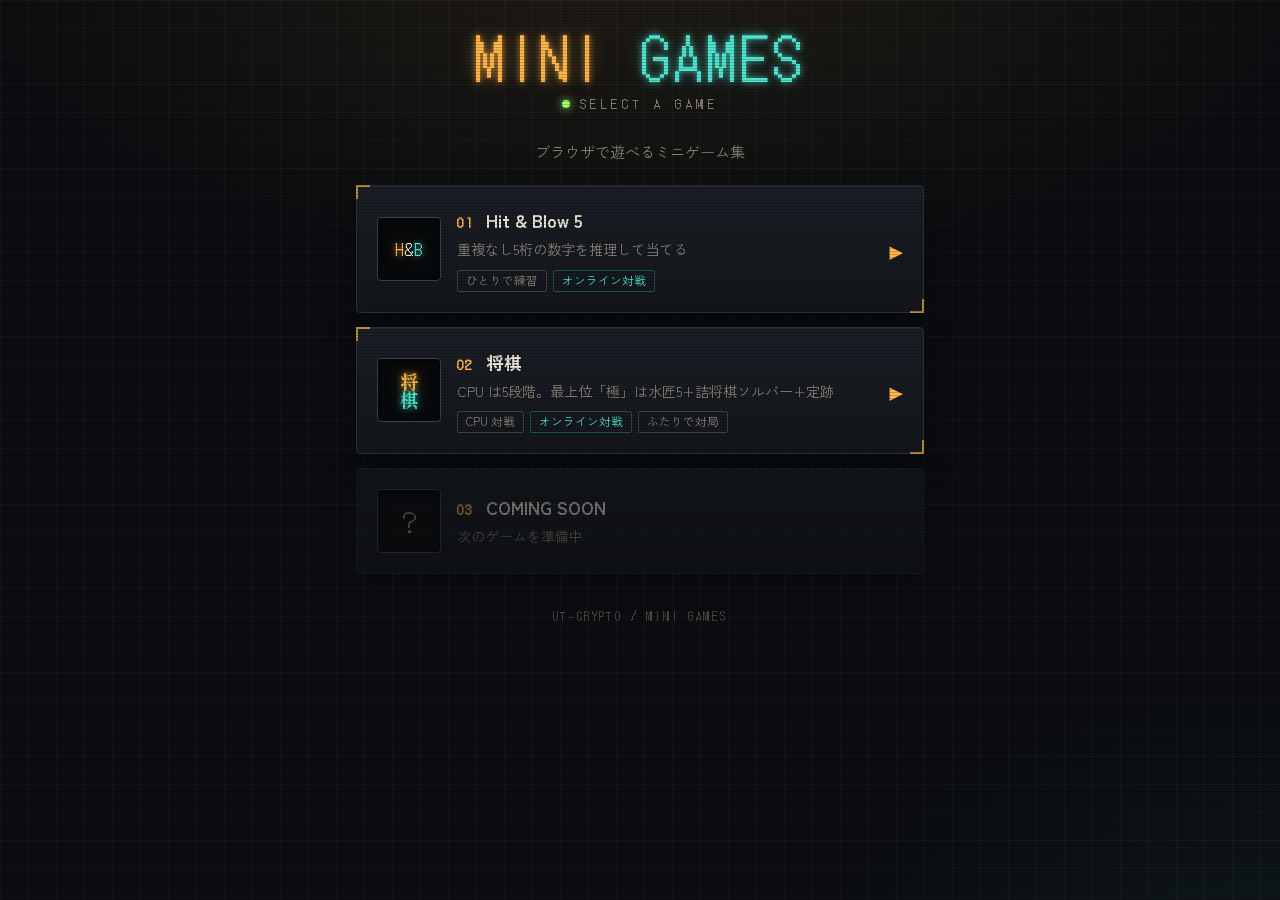
<file: index.html>
<!doctype html>
<html lang="ja">
<head>
  <meta charset="utf-8">
  <meta name="viewport" content="width=device-width, initial-scale=1">
  <title>Mini Games</title>
  <meta name="theme-color" content="#0b0d10">
  <link rel="preconnect" href="https://fonts.googleapis.com">
  <link rel="preconnect" href="https://fonts.gstatic.com" crossorigin>
  <link href="https://fonts.googleapis.com/css2?family=DotGothic16&family=Zen+Kaku+Gothic+New:wght@400;700&family=Shippori+Mincho+B1:wght@700&display=swap" rel="stylesheet">
  <link rel="stylesheet" href="shared/theme.css">
  <style>
    .games { list-style: none; margin: 0; padding: 0; display: grid; gap: 14px; }

    .game-card {
      display: grid;
      grid-template-columns: auto 1fr auto;
      align-items: center;
      gap: 16px;
      margin: 0;
      color: inherit;
      text-decoration: none;
      transition: border-color 0.15s, transform 0.15s, box-shadow 0.15s;
    }
    a.game-card:hover { border-color: var(--amber-dim); transform: translateY(-2px); box-shadow: 0 14px 34px rgba(0, 0, 0, 0.45), 0 0 0 1px rgba(255, 181, 71, 0.15); }
    a.game-card:focus-visible { outline: 2px solid var(--cyan); outline-offset: 3px; }

    .game-icon {
      width: 64px;
      height: 64px;
      display: grid;
      place-items: center;
      border: 1px solid var(--rule-strong);
      border-radius: 4px;
      background: #08090b;
      box-shadow: inset 0 2px 8px rgba(0, 0, 0, 0.7);
      font-family: var(--font-dot);
      font-size: 1.05rem;
      line-height: 1.1;
      text-align: center;
    }
    .game-icon .a { color: var(--amber); text-shadow: var(--glow-amber); }
    .game-icon .b { color: var(--cyan); text-shadow: var(--glow-cyan); }
    .shogi-icon { font-family: "Shippori Mincho B1", serif; font-weight: 700; font-size: 1.15rem; writing-mode: vertical-rl; letter-spacing: -0.05em; }

    .game-card h2 { margin: 0 0 2px; }
    .game-card p { margin: 0; color: var(--muted); font-size: 0.88rem; }

    .tags { display: flex; flex-wrap: wrap; gap: 6px; margin-top: 8px; }
    .tag {
      font-size: 0.72rem;
      border: 1px solid var(--rule-strong);
      border-radius: 2px;
      padding: 0 8px;
      color: var(--muted);
    }
    .tag.online { color: var(--cyan); border-color: var(--cyan-dim); }

    .go { font-family: var(--font-dot); color: var(--amber); font-size: 1.4rem; }

    .game-card.soon { opacity: 0.45; border-style: dashed; }
    .game-card.soon::before, .game-card.soon::after { display: none; }
    .game-card.soon .game-icon { color: var(--muted); font-size: 1.6rem; }

    footer { margin-top: 32px; text-align: center; color: #4f4c45; font-family: var(--font-dot); font-size: 0.75rem; letter-spacing: 0.2em; }

    @media (max-width: 420px) {
      .game-card { grid-template-columns: auto 1fr; }
      .go { display: none; }
    }
  </style>
</head>
<body>
  <main id="app">
    <header class="masthead">
      <h1 class="brand"><span class="brand-hit">MINI</span><span class="amp"> </span><span class="brand-blow">GAMES</span></h1>
      <p class="tagline"><span class="led"></span>SELECT A GAME</p>
    </header>

    <p class="lead">ブラウザで遊べるミニゲーム集</p>

    <ul class="games">
      <li>
        <a class="card game-card" href="hit-and-blow/">
          <div class="game-icon"><span><span class="a">H</span>&amp;<span class="b">B</span></span></div>
          <div>
            <h2><span class="num">01</span>Hit &amp; Blow 5</h2>
            <p>重複なし5桁の数字を推理して当てる</p>
            <div class="tags">
              <span class="tag">ひとりで練習</span>
              <span class="tag online">オンライン対戦</span>
            </div>
          </div>
          <span class="go" aria-hidden="true">▶</span>
        </a>
      </li>
      <li>
        <a class="card game-card" href="shogi/">
          <div class="game-icon"><span class="shogi-icon"><span class="a">将</span><span class="b">棋</span></span></div>
          <div>
            <h2><span class="num">02</span>将棋</h2>
            <p>CPU は5段階。最上位「極」は水匠5+詰将棋ソルバー+定跡</p>
            <div class="tags">
              <span class="tag">CPU 対戦</span>
              <span class="tag online">オンライン対戦</span>
              <span class="tag">ふたりで対局</span>
            </div>
          </div>
          <span class="go" aria-hidden="true">▶</span>
        </a>
      </li>
      <li>
        <div class="card game-card soon" aria-disabled="true">
          <div class="game-icon">?</div>
          <div>
            <h2><span class="num">03</span>COMING SOON</h2>
            <p>次のゲームを準備中</p>
          </div>
        </div>
      </li>
    </ul>

    <footer>UT-CRYPTO / MINI GAMES</footer>
  </main>
</body>
</html>
</file>
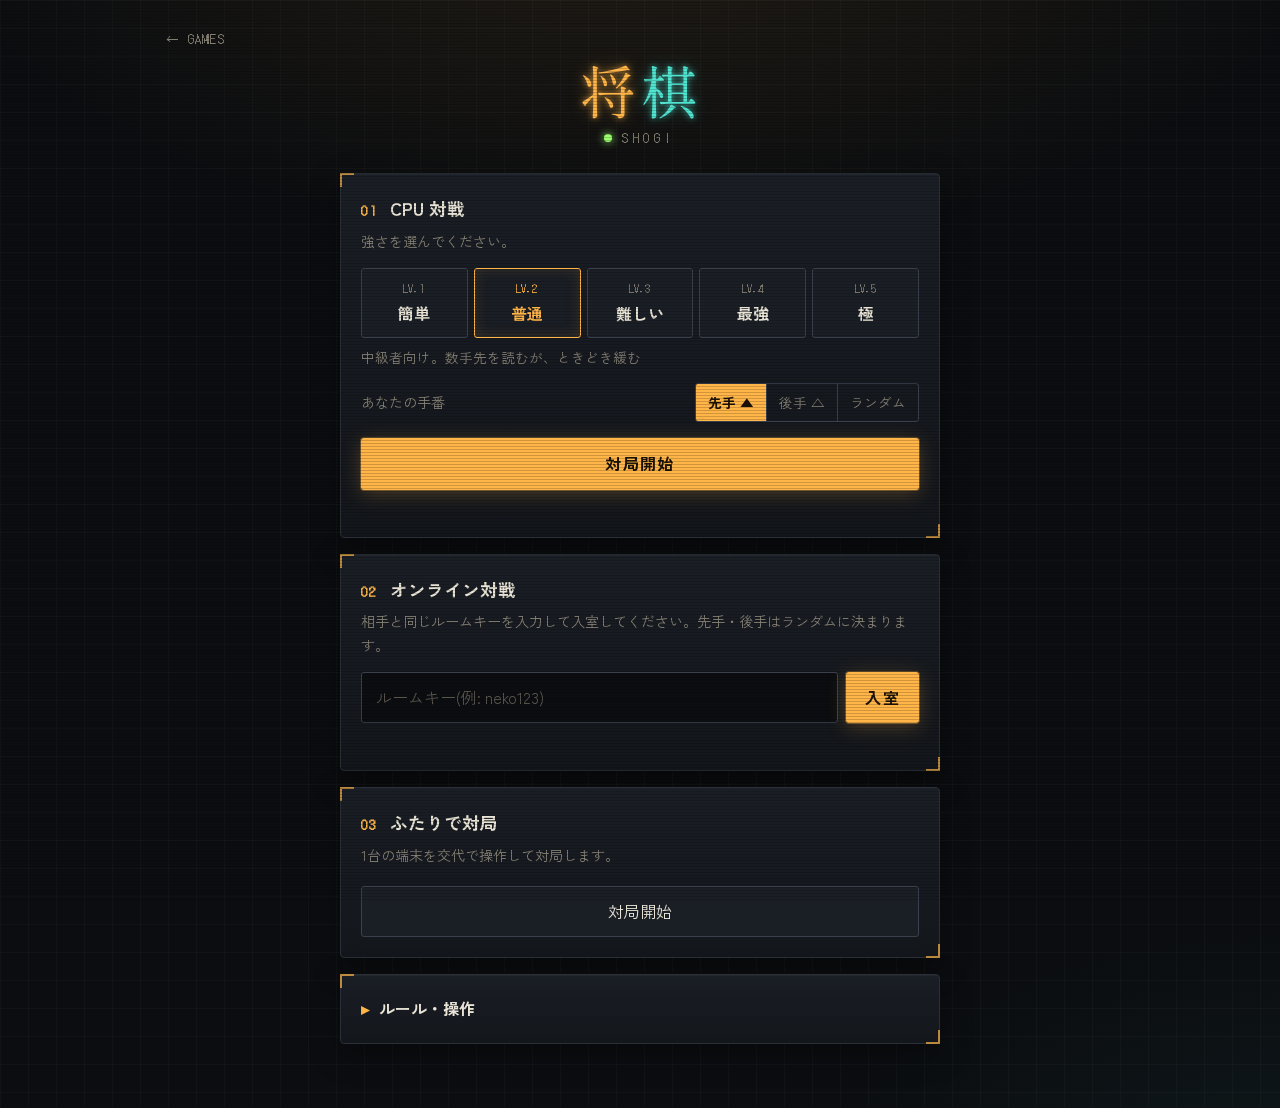
<file: shogi/index.html>
<!doctype html>
<html lang="ja">
<head>
  <meta charset="utf-8">
  <meta name="viewport" content="width=device-width, initial-scale=1">
  <title>将棋 | Mini Games</title>
  <meta name="theme-color" content="#0b0d10">
  <script src="coi.js"></script>
  <link rel="preconnect" href="https://fonts.googleapis.com" crossorigin>
  <link rel="preconnect" href="https://fonts.gstatic.com" crossorigin>
  <link href="https://fonts.googleapis.com/css2?family=DotGothic16&family=Zen+Kaku+Gothic+New:wght@400;700&family=Shippori+Mincho+B1:wght@700&display=swap" rel="stylesheet" crossorigin="anonymous">
  <link rel="stylesheet" href="../shared/theme.css">
  <link rel="stylesheet" href="style.css">
  <script src="../shared/vendor/peerjs.min.js" defer></script>
  <script src="../shared/online.js" defer></script>
  <script src="shogi-core.js" defer></script>
  <script src="engine.js" defer></script>
  <script src="app.js" defer></script>
</head>
<body>
  <main id="app">
    <a class="back-link" href="../">← GAMES</a>
    <header class="masthead">
      <h1 class="brand"><span class="brand-hit">将</span><span class="brand-blow">棋</span></h1>
      <p class="tagline"><span class="led"></span>SHOGI</p>
    </header>

    <!-- メニュー -->
    <section id="screen-menu" class="screen">
      <div class="card">
        <h2><span class="num">01</span>CPU 対戦</h2>
        <p class="note">強さを選んでください。</p>
        <div class="levels" id="levels"></div>
        <p class="level-note" id="level-note"></p>

        <div class="option-row" id="time-row">
          <span class="option-label">最大思考時間</span>
          <div class="seg" id="time-seg">
            <button data-ms="3000">3秒</button>
            <button data-ms="5000" class="on">5秒</button>
            <button data-ms="10000">10秒</button>
            <button data-ms="20000">20秒</button>
          </div>
        </div>

        <div class="option-row">
          <span class="option-label">あなたの手番</span>
          <div class="seg" id="color-seg">
            <button data-color="0" class="on">先手 ▲</button>
            <button data-color="1">後手 △</button>
            <button data-color="random">ランダム</button>
          </div>
        </div>

        <button id="btn-cpu" class="primary wide">対局開始</button>
        <p id="cpu-status" class="status"></p>
      </div>

      <div class="card">
        <h2><span class="num">02</span>オンライン対戦</h2>
        <p class="note">相手と同じルームキーを入力して入室してください。先手・後手はランダムに決まります。</p>
        <div class="row">
          <input id="room-key" type="text" placeholder="ルームキー(例: neko123)" maxlength="32" autocomplete="off">
          <button id="btn-join" class="primary">入室</button>
        </div>
        <p id="online-status" class="status"></p>
        <button id="btn-copy-link" class="ghost small hidden">招待リンクをコピー</button>
        <button id="btn-cancel-join" class="ghost small hidden">キャンセル</button>
      </div>

      <div class="card">
        <h2><span class="num">03</span>ふたりで対局</h2>
        <p class="note">1台の端末を交代で操作して対局します。</p>
        <button id="btn-local" class="wide">対局開始</button>
      </div>

      <details class="card rules">
        <summary>ルール・操作</summary>
        <ul>
          <li>駒をタップすると動かせるマスが表示されます。持ち駒はタップしてから打つマスを選びます。</li>
          <li>二歩・打ち歩詰め・行き所のない駒は指せません(自動で判定)。</li>
          <li>同じ局面が4回現れると千日手で引き分け。ただし王手をかけ続けた側の負けです。</li>
          <li>入玉宣言はありません。512手に達すると引き分けです。</li>
          <li>CPU の「最強」「極」は初回に約 30MB のデータを読み込みます。</li>
          <li>形勢バーは自分から見た勝率の目安です(「最強」「極」では CPU 自身の読み、それ以外は軽量エンジンで評価)。</li>
          <li>CPU 対戦では「ヒント」で推奨手を表示できます(「難しい」と同程度の読み。もう一度押すと隠れます)。</li>
        </ul>
      </details>
    </section>

    <!-- 対局画面 -->
    <section id="screen-play" class="screen hidden">
      <div id="play-info" class="info"></div>
      <p id="message" class="message"></p>
      <p id="notice" class="notice"></p>

      <div id="loading" class="loading hidden">
        <div class="loading-label" id="loading-label">エンジンを読み込み中…</div>
        <div class="bar"><div class="bar-fill" id="loading-bar"></div></div>
      </div>

      <div id="result" class="result hidden"></div>

      <div class="table">
        <div class="board-area">
          <div id="evalbar" class="evalbar hidden" aria-live="polite">
            <div class="eval-head">
              <span id="eval-who" class="eval-who"></span>
              <span id="eval-label" class="eval-label"></span>
              <span id="eval-num" class="eval-num"></span>
            </div>
            <div class="eval-track"><div class="eval-fill" id="eval-fill"></div><span class="eval-mid"></span></div>
          </div>
          <div class="hand hand-top" id="hand-top"></div>
          <div class="board-wrap">
            <div class="files" id="files"></div>
            <div class="board-row">
              <div class="board" id="board"></div>
              <div class="ranks" id="ranks"></div>
            </div>
          </div>
          <div class="hand hand-bottom" id="hand-bottom"></div>
          <p id="think-info" class="think-info"></p>
          <p id="hint-info" class="hint-info hidden"></p>
        </div>

        <div class="side-panel">
          <div class="kifu-head">
            <h3>棋譜</h3>
            <button id="btn-copy-kifu" class="ghost small">コピー</button>
          </div>
          <ol id="kifu" class="kifu"></ol>
        </div>
      </div>

      <div class="actions">
        <button id="btn-hint" class="hint-btn">ヒント</button>
        <button id="btn-undo" class="ghost">待った</button>
        <button id="btn-flip" class="ghost">盤を反転</button>
        <button id="btn-evalbar" class="ghost">形勢バー</button>
        <button id="btn-resign" class="ghost danger">投了</button>
        <button id="btn-again" class="primary">もう一局</button>
        <button id="btn-rematch" class="primary">再戦する</button>
        <button id="btn-leave" class="ghost">メニューに戻る</button>
      </div>
    </section>

    <!-- 成り選択 -->
    <div id="promo" class="modal hidden" role="dialog" aria-modal="true" aria-label="成りますか">
      <div class="modal-box">
        <p class="modal-title">成りますか?</p>
        <div class="promo-choices">
          <button id="promo-yes" class="promo-btn"><span class="piece-face promoted" id="promo-yes-face"></span>成る</button>
          <button id="promo-no" class="promo-btn"><span class="piece-face" id="promo-no-face"></span>成らない</button>
        </div>
      </div>
    </div>
  </main>
</body>
</html>
</file>
<file: shared/theme.css>
/* ============================================================
   MINI GAMES — 共通テーマ(暗号解読コンソール風)
   各ゲームの <head> で読み込む: ../shared/theme.css
   ============================================================ */

:root {
  color-scheme: dark;
  --ink: #0b0d10;
  --panel: #13161b;
  --panel-2: #1a1e25;
  --rule: #2a2f38;
  --rule-strong: #3a414d;
  --text: #e9e4d6;
  --muted: #8a8578;
  --amber: #ffb547;
  --amber-dim: #6b4a1a;
  --cyan: #4fe3d0;
  --cyan-dim: #18524b;
  --red: #ff5d5d;
  --green: #9cff6e;
  --glow-amber: 0 0 6px rgba(255, 181, 71, 0.75), 0 0 18px rgba(255, 181, 71, 0.35);
  --glow-cyan: 0 0 6px rgba(79, 227, 208, 0.75), 0 0 18px rgba(79, 227, 208, 0.3);
  --font-dot: "DotGothic16", ui-monospace, monospace;
  --font-body: "Zen Kaku Gothic New", system-ui, "Hiragino Sans", sans-serif;
}

* { box-sizing: border-box; }

html { background: var(--ink); }

body {
  margin: 0;
  min-height: 100vh;
  color: var(--text);
  font-family: var(--font-body);
  line-height: 1.7;
  background:
    radial-gradient(1200px 600px at 50% -10%, rgba(255, 181, 71, 0.10), transparent 60%),
    radial-gradient(800px 500px at 100% 110%, rgba(79, 227, 208, 0.06), transparent 60%),
    linear-gradient(rgba(255, 255, 255, 0.025) 1px, transparent 1px) 0 0 / 100% 28px,
    linear-gradient(90deg, rgba(255, 255, 255, 0.025) 1px, transparent 1px) 0 0 / 28px 100%,
    var(--ink);
}

/* 走査線 */
body::after {
  content: "";
  position: fixed;
  inset: 0;
  pointer-events: none;
  background: repeating-linear-gradient(0deg, rgba(0, 0, 0, 0.18) 0 1px, transparent 1px 3px);
  mix-blend-mode: multiply;
  z-index: 10;
}

#app {
  max-width: 600px;
  margin: 0 auto;
  padding: 24px 16px 48px;
}

.hidden { display: none !important; }

/* ---------- マストヘッド ---------- */

.masthead { text-align: center; margin-bottom: 24px; }

.brand {
  margin: 0;
  font-family: var(--font-dot);
  font-weight: normal;
  font-size: clamp(2.4rem, 11vw, 3.6rem);
  letter-spacing: 0.06em;
  line-height: 1.1;
}

.brand-hit { color: var(--amber); text-shadow: var(--glow-amber); }
.brand-blow { color: var(--cyan); text-shadow: var(--glow-cyan); }
.amp { color: var(--muted); margin: 0 0.15em; font-size: 0.7em; vertical-align: 0.12em; }

.tagline {
  margin: 6px 0 0;
  font-family: var(--font-dot);
  font-size: 0.8rem;
  letter-spacing: 0.35em;
  color: var(--muted);
  display: inline-flex;
  align-items: center;
  gap: 10px;
}

.led {
  width: 8px;
  height: 8px;
  border-radius: 50%;
  background: var(--green);
  box-shadow: 0 0 8px var(--green);
  animation: blink 2.4s steps(1) infinite;
}

.lead {
  text-align: center;
  color: var(--muted);
  margin: 0 0 20px;
  font-size: 0.95rem;
}

/* ---------- パネル ---------- */

.card {
  position: relative;
  background: linear-gradient(180deg, var(--panel-2), var(--panel));
  border: 1px solid var(--rule);
  border-radius: 4px;
  padding: 20px;
  margin-bottom: 16px;
  box-shadow: inset 0 1px 0 rgba(255, 255, 255, 0.04), 0 10px 30px rgba(0, 0, 0, 0.35);
}

/* 四隅のブラケット */
.card::before,
.card::after {
  content: "";
  position: absolute;
  width: 12px;
  height: 12px;
  border-color: var(--amber);
  border-style: solid;
  opacity: 0.7;
}
.card::before { top: -1px; left: -1px; border-width: 2px 0 0 2px; }
.card::after { bottom: -1px; right: -1px; border-width: 0 2px 2px 0; }

.card h2 {
  margin: 0 0 6px;
  font-size: 1.1rem;
  display: flex;
  align-items: baseline;
  gap: 12px;
}

.num {
  font-family: var(--font-dot);
  color: var(--amber);
  font-size: 0.85rem;
  letter-spacing: 0.1em;
}

.note { margin: 0 0 14px; color: var(--muted); font-size: 0.88rem; }

.row { display: flex; gap: 8px; }

input[type="text"] {
  flex: 1;
  min-width: 0;
  font: inherit;
  font-size: 1rem;
  padding: 11px 14px;
  border-radius: 3px;
  border: 1px solid var(--rule-strong);
  background: var(--ink);
  color: var(--amber);
  caret-color: var(--amber);
  transition: border-color 0.15s, box-shadow 0.15s;
}

input[type="text"]::placeholder { color: #5b574e; }

input[type="text"]:focus {
  outline: none;
  border-color: var(--amber);
  box-shadow: 0 0 0 3px rgba(255, 181, 71, 0.15);
}

/* ---------- ボタン ---------- */

button {
  font: inherit;
  cursor: pointer;
  border-radius: 3px;
  border: 1px solid var(--rule-strong);
  padding: 11px 18px;
  background: var(--panel-2);
  color: var(--text);
  transition: transform 0.08s, background 0.15s, border-color 0.15s, box-shadow 0.15s, color 0.15s;
}

button:hover:not(:disabled) { border-color: var(--amber); }
button:active:not(:disabled) { transform: translateY(1px); }
button:focus-visible { outline: 2px solid var(--cyan); outline-offset: 2px; }
button:disabled { opacity: 0.3; cursor: default; }

button.primary {
  background: var(--amber);
  border-color: var(--amber);
  color: #1a1206;
  font-weight: 700;
  letter-spacing: 0.08em;
  box-shadow: 0 0 0 1px rgba(255, 181, 71, 0.3), 0 4px 20px rgba(255, 181, 71, 0.25);
}

button.primary:hover:not(:disabled) { background: #ffc66e; box-shadow: var(--glow-amber); }

button.ghost { background: transparent; color: var(--muted); }
button.ghost:hover:not(:disabled) { color: var(--text); }


.status { margin: 10px 0 0; font-size: 0.88rem; min-height: 1.2em; color: var(--cyan); }
.status.error { color: var(--red); }

/* ---------- ルール ---------- */

.rules summary {
  cursor: pointer;
  font-weight: 700;
  list-style: none;
  display: flex;
  align-items: center;
  gap: 10px;
}
.rules summary::-webkit-details-marker { display: none; }
.rules summary::before {
  content: "▸";
  color: var(--amber);
  font-family: var(--font-dot);
  transition: transform 0.2s;
}
.rules[open] summary::before { transform: rotate(90deg); }
.rules ul { margin: 12px 0 0; padding-left: 0; list-style: none; font-size: 0.9rem; }
.rules li { padding: 6px 0; border-top: 1px dashed var(--rule); }
.rules li .lamp { margin-right: 8px; vertical-align: -0.05em; }
.rules strong { color: var(--amber); }

/* ---------- 一覧へ戻るリンク ---------- */

.back-link {
  display: inline-block;
  margin-bottom: 8px;
  font-family: var(--font-dot);
  font-size: 0.8rem;
  letter-spacing: 0.1em;
  color: var(--muted);
  text-decoration: none;
}
.back-link:hover { color: var(--amber); }

/* ---------- アニメーション ---------- */

@keyframes blink { 50% { opacity: 0; } }
@keyframes pulse { 50% { opacity: 0.55; } }
@keyframes pop { from { transform: scale(0.85); filter: brightness(1.8); } to { transform: scale(1); filter: none; } }
@keyframes rise { from { opacity: 0; transform: translateY(8px); } to { opacity: 1; transform: none; } }
@keyframes slide-in { from { opacity: 0; transform: translateX(-10px); background: rgba(255, 181, 71, 0.18); } to { opacity: 1; transform: none; } }

@media (prefers-reduced-motion: reduce) {
  *, *::before, *::after { animation: none !important; transition: none !important; }
}

@media (max-width: 380px) {
  .card { padding: 16px; }
}
</file>
<file: shogi/style.css>
/* ============================================================
   将棋 固有のスタイル(共通部分は ../shared/theme.css)
   ============================================================ */

:root {
  --piece-font: "Shippori Mincho B1", "Hiragino Mincho ProN", "Yu Mincho", serif;
  --sente: var(--amber);
  --gote: var(--cyan);
  --promoted: #ff7a6b;
  --cell-line: #3a3424;
  --board-bg: #14120c;
  --ultra: #c77dff;
}

#app { max-width: 980px; }

.brand .brand-hit, .brand .brand-blow { font-family: var(--piece-font); }

button.wide { width: 100%; margin-top: 4px; }
button.small { padding: 6px 12px; font-size: 0.82rem; }
#btn-copy-link, #btn-cancel-join { margin-top: 10px; margin-right: 8px; }
button.danger:hover:not(:disabled) { border-color: var(--red); color: var(--red); }

#screen-menu { max-width: 600px; margin: 0 auto; }

/* ---------- メニュー: 強さ・オプション ---------- */

.levels { display: grid; grid-template-columns: repeat(5, 1fr); gap: 6px; }

.level-btn {
  padding: 10px 4px;
  font-weight: 700;
  display: flex;
  flex-direction: column;
  align-items: center;
  gap: 2px;
}
.level-btn .lv { font-family: var(--font-dot); font-size: 0.7rem; color: var(--muted); font-weight: normal; }
.level-btn.on { border-color: var(--amber); color: var(--amber); box-shadow: inset 0 0 14px rgba(255, 181, 71, 0.15); }
.level-btn.on .lv { color: var(--amber); }
.level-btn[data-level="max"].on { border-color: var(--red); color: var(--red); box-shadow: inset 0 0 14px rgba(255, 93, 93, 0.15); }
.level-btn[data-level="max"].on .lv { color: var(--red); }
.level-btn[data-level="ultra"].on { border-color: var(--ultra); color: var(--ultra); box-shadow: inset 0 0 16px rgba(199, 125, 255, 0.22), 0 0 12px rgba(199, 125, 255, 0.2); }
.level-btn[data-level="ultra"].on .lv { color: var(--ultra); }

.level-note { margin: 8px 0 14px; font-size: 0.85rem; color: var(--muted); min-height: 1.4em; }

.option-row { display: flex; align-items: center; justify-content: space-between; gap: 10px; margin-bottom: 12px; flex-wrap: wrap; }
.option-label { font-size: 0.88rem; color: var(--muted); }

.seg { display: inline-flex; border: 1px solid var(--rule-strong); border-radius: 3px; overflow: hidden; }
.seg button { border: 0; border-radius: 0; padding: 7px 12px; font-size: 0.85rem; background: transparent; color: var(--muted); }
.seg button + button { border-left: 1px solid var(--rule-strong); }
.seg button.on { background: var(--amber); color: #1a1206; font-weight: 700; }

/* ---------- 対局画面 ---------- */

.info { display: flex; flex-wrap: wrap; gap: 6px; justify-content: center; }
.chip { font-size: 0.78rem; border: 1px solid var(--rule-strong); background: var(--panel); border-radius: 2px; padding: 2px 10px; color: var(--muted); }
.chip.sente { color: var(--sente); border-color: var(--amber-dim); }
.chip.gote { color: var(--gote); border-color: var(--cyan-dim); }

.message {
  margin: 14px auto 4px;
  max-width: 600px;
  padding: 8px 14px;
  text-align: center;
  font-weight: 700;
  border: 1px solid var(--rule);
  border-radius: 3px;
  background: rgba(0, 0, 0, 0.35);
}
.message:empty { display: none; }
.message.mine { color: var(--amber); border-color: var(--amber-dim); }
.message.wait { color: var(--muted); animation: pulse 1.6s ease-in-out infinite; }
.message.check { color: var(--red); border-color: var(--red); box-shadow: 0 0 14px rgba(255, 93, 93, 0.25); }

.notice { text-align: center; color: var(--red); min-height: 1.4em; margin: 2px 0 6px; font-size: 0.88rem; }

.loading { max-width: 420px; margin: 0 auto 14px; text-align: center; }
.loading-label { font-size: 0.85rem; color: var(--muted); margin-bottom: 6px; }
.bar { height: 6px; background: var(--panel); border: 1px solid var(--rule); border-radius: 3px; overflow: hidden; }
.bar-fill { height: 100%; width: 0; background: var(--amber); box-shadow: var(--glow-amber); transition: width 0.2s; }

.result {
  max-width: 600px;
  margin: 0 auto 14px;
  text-align: center;
  background: linear-gradient(180deg, var(--panel-2), var(--panel));
  border: 1px solid var(--rule-strong);
  border-radius: 4px;
  padding: 16px;
  animation: rise 0.35s ease-out;
}
.result-title { font-family: var(--font-dot); font-size: clamp(1.3rem, 5vw, 1.7rem); }
.result-title.win { color: var(--amber); text-shadow: var(--glow-amber); }
.result-title.lose { color: var(--red); text-shadow: 0 0 12px rgba(255, 93, 93, 0.4); }
.result-title.draw { color: var(--cyan); text-shadow: var(--glow-cyan); }
.result-sub { margin-top: 4px; color: var(--muted); font-size: 0.9rem; }

.table { display: flex; gap: 20px; justify-content: center; align-items: flex-start; }
.board-area { flex: 0 1 560px; min-width: 0; }

/* 形勢バー */
.evalbar { margin-bottom: 10px; }
.eval-head { display: flex; align-items: baseline; gap: 10px; font-size: 0.82rem; margin-bottom: 4px; }
.eval-who { color: var(--muted); font-size: 0.75rem; }
.eval-label { font-weight: 700; }
.eval-num { margin-left: auto; font-family: var(--font-dot); color: var(--muted); letter-spacing: 0.04em; }
.eval-track {
  position: relative;
  height: 12px;
  border-radius: 2px;
  overflow: hidden;
  border: 1px solid var(--rule-strong);
  background: var(--opp-dim, var(--cyan-dim));
}
.eval-fill {
  height: 100%;
  width: 50%;
  background: var(--me, var(--amber));
  box-shadow: 0 0 12px var(--me, var(--amber));
  transition: width 0.6s cubic-bezier(0.2, 0.8, 0.2, 1);
}
.eval-mid { position: absolute; left: 50%; top: -2px; bottom: -2px; width: 1px; background: rgba(255, 255, 255, 0.45); }
.evalbar.black { --me: var(--amber); --opp-dim: #1d4a45; }
.evalbar.white { --me: var(--cyan); --opp-dim: #5a4019; }
.evalbar.black .eval-label { color: var(--amber); }
.evalbar.white .eval-label { color: var(--cyan); }
.evalbar.losing .eval-label { color: var(--red); }
.evalbar.pending .eval-fill { opacity: 0.5; }

/* 駒台 */
.hand {
  display: flex;
  flex-wrap: wrap;
  gap: 4px;
  min-height: 52px;
  padding: 6px 8px;
  border: 1px solid var(--rule);
  border-radius: 3px;
  background: rgba(0, 0, 0, 0.3);
  align-items: center;
}
.hand-top { margin-bottom: 8px; }
.hand-bottom { margin-top: 8px; }
.hand.turn { border-color: var(--amber-dim); }
.hand-label { font-family: var(--font-dot); font-size: 0.75rem; color: var(--muted); margin-right: 6px; letter-spacing: 0.05em; }
.hand-empty { font-size: 0.75rem; color: #4f4c45; }

.hand-piece {
  position: relative;
  width: 40px;
  height: 44px;
  padding: 0;
  border: 0;
  background: transparent;
  display: grid;
  place-items: center;
}
.hand-piece .count {
  position: absolute;
  right: -2px;
  bottom: -2px;
  font-family: var(--font-dot);
  font-size: 0.72rem;
  background: var(--ink);
  border: 1px solid var(--rule-strong);
  color: var(--text);
  border-radius: 8px;
  padding: 0 4px;
  line-height: 1.3;
}
.hand-piece.selected .piece-face { outline: 2px solid var(--amber); outline-offset: 2px; }
.hand-piece:disabled { opacity: 1; cursor: default; }

/* 盤 */
.board-wrap { display: flex; flex-direction: column; }
.files, .ranks { font-family: var(--font-dot); color: var(--muted); font-size: 0.72rem; user-select: none; }
.files { display: grid; grid-template-columns: repeat(9, 1fr); margin-right: 20px; text-align: center; padding-bottom: 2px; }
.board-row { display: flex; }
.ranks { width: 20px; display: grid; grid-template-rows: repeat(9, 1fr); align-items: center; text-align: center; }

.board {
  flex: 1;
  display: grid;
  grid-template-columns: repeat(9, 1fr);
  border: 2px solid var(--amber-dim);
  background:
    radial-gradient(circle at 50% 40%, rgba(255, 181, 71, 0.06), transparent 70%),
    var(--board-bg);
  box-shadow: 0 0 0 1px #000, 0 12px 40px rgba(0, 0, 0, 0.5), inset 0 0 40px rgba(0, 0, 0, 0.5);
  position: relative;
  user-select: none;
  touch-action: manipulation;
}

/* 星(3・6 の交点) */
.board::before, .board::after {
  content: "";
  position: absolute;
  inset: calc(100% / 3);
  pointer-events: none;
  background:
    radial-gradient(circle, var(--amber-dim) 3px, transparent 3.5px) 0 0 / 6px 6px no-repeat,
    radial-gradient(circle, var(--amber-dim) 3px, transparent 3.5px) 100% 0 / 6px 6px no-repeat,
    radial-gradient(circle, var(--amber-dim) 3px, transparent 3.5px) 0 100% / 6px 6px no-repeat,
    radial-gradient(circle, var(--amber-dim) 3px, transparent 3.5px) 100% 100% / 6px 6px no-repeat;
  margin: -3px;
}
.board::after { display: none; }

.cell {
  position: relative;
  aspect-ratio: 1 / 1.1;
  border-right: 1px solid var(--cell-line);
  border-bottom: 1px solid var(--cell-line);
  display: grid;
  place-items: center;
  cursor: pointer;
  padding: 0;
  background: transparent;
  border-radius: 0;
  border-top: 0;
  border-left: 0;
}
.cell:nth-child(9n) { border-right: 0; }
.cell:nth-child(n + 73) { border-bottom: 0; }
.cell:hover:not(:disabled) { border-color: var(--cell-line); }
.cell:disabled { opacity: 1; cursor: default; }
.cell:focus-visible { outline: 2px solid var(--cyan); outline-offset: -2px; }

.cell.last { background: rgba(255, 181, 71, 0.13); }
.cell.selected { background: rgba(255, 181, 71, 0.28); }
.cell.target::after {
  content: "";
  position: absolute;
  width: 26%;
  aspect-ratio: 1;
  border-radius: 50%;
  background: var(--cyan);
  box-shadow: var(--glow-cyan);
  opacity: 0.75;
  pointer-events: none;
}
.cell.target.capture::after {
  width: 86%;
  background: transparent;
  border: 2px solid var(--cyan);
  border-radius: 6px;
  box-shadow: inset 0 0 10px rgba(79, 227, 208, 0.35);
}
.cell.hint-from, .cell.hint-to { box-shadow: inset 0 0 0 2px var(--ultra), inset 0 0 18px rgba(199, 125, 255, 0.35); }
.cell.hint-to::before {
  content: "";
  position: absolute;
  inset: 18%;
  border-radius: 50%;
  border: 2px dashed var(--ultra);
  opacity: 0.8;
  pointer-events: none;
  animation: pulse 1.4s ease-in-out infinite;
}
.hand-piece.hint .piece-face { outline: 2px solid var(--ultra); outline-offset: 2px; box-shadow: 0 0 14px rgba(199, 125, 255, 0.5); }
.hint-info { text-align: center; margin: 6px 0 0; font-size: 0.9rem; color: var(--ultra); }
.hint-info strong { font-family: var(--piece-font); font-size: 1.05rem; }
.hint-btn { border-color: rgba(199, 125, 255, 0.5); color: var(--ultra); }
.hint-btn:hover:not(:disabled) { border-color: var(--ultra); box-shadow: 0 0 12px rgba(199, 125, 255, 0.25); }
.cell.checked .piece-face { box-shadow: 0 0 0 2px var(--red), 0 0 16px rgba(255, 93, 93, 0.7); }

/* 駒 */
.piece-face {
  width: 86%;
  aspect-ratio: 0.88;
  display: grid;
  place-items: center;
  clip-path: polygon(50% 0, 88% 16%, 100% 100%, 0 100%, 12% 16%);
  background: linear-gradient(180deg, #2a2e37, #1a1d23);
  font-family: var(--piece-font);
  font-weight: 700;
  font-size: clamp(0.95rem, 4.3vw, 1.65rem);
  line-height: 1;
  padding-top: 12%;
  pointer-events: none;
}
.piece-face.black { color: var(--sente); text-shadow: 0 0 8px rgba(255, 181, 71, 0.5); }
.piece-face.white { color: var(--gote); text-shadow: 0 0 8px rgba(79, 227, 208, 0.45); }
.piece-face.flip { transform: rotate(180deg); padding-top: 0; padding-bottom: 12%; }
.piece-face.promoted { color: var(--promoted); text-shadow: 0 0 8px rgba(255, 122, 107, 0.5); }
.piece-face.king { font-size: clamp(1rem, 4.6vw, 1.8rem); }
.cell.moved .piece-face { animation: pop 0.2s ease-out; }
.cell.moved .piece-face.flip { animation: pop-flip 0.2s ease-out; }
@keyframes pop-flip { from { transform: rotate(180deg) scale(0.85); filter: brightness(1.8); } to { transform: rotate(180deg) scale(1); filter: none; } }

.hand-piece .piece-face { width: 36px; font-size: 1.15rem; }

.think-info { text-align: center; margin: 8px 0 0; font-family: var(--font-dot); font-size: 0.78rem; color: var(--muted); min-height: 1.3em; letter-spacing: 0.04em; }

/* 棋譜 */
.side-panel {
  flex: 0 0 220px;
  border: 1px solid var(--rule);
  border-radius: 3px;
  background: rgba(0, 0, 0, 0.3);
  padding: 10px 12px;
  align-self: stretch;
  display: flex;
  flex-direction: column;
  max-height: 640px;
}
.kifu-head { display: flex; align-items: center; justify-content: space-between; border-bottom: 1px solid var(--rule); padding-bottom: 6px; margin-bottom: 6px; }
.kifu-head h3 { margin: 0; font-size: 0.8rem; letter-spacing: 0.12em; color: var(--muted); }
.kifu { list-style: none; margin: 0; padding: 0; overflow-y: auto; flex: 1; font-size: 0.9rem; }
.kifu li { display: grid; grid-template-columns: 2.6em 1fr; padding: 2px 0; }
.kifu li .no { font-family: var(--font-dot); font-size: 0.75rem; color: var(--muted); align-self: center; }
.kifu li.latest { color: var(--amber); }
.kifu li.empty { display: block; color: #4f4c45; font-family: var(--font-dot); font-size: 0.8rem; text-align: center; padding: 8px 0; }

.actions { display: flex; flex-wrap: wrap; gap: 8px; justify-content: center; margin-top: 18px; }

/* 成り選択 */
.modal { position: fixed; inset: 0; z-index: 20; display: grid; place-items: center; background: rgba(0, 0, 0, 0.6); padding: 16px; }
.modal-box { background: var(--panel-2); border: 1px solid var(--amber-dim); border-radius: 4px; padding: 18px 20px; text-align: center; box-shadow: 0 20px 60px rgba(0, 0, 0, 0.6); animation: rise 0.2s ease-out; }
.modal-title { margin: 0 0 12px; font-weight: 700; }
.promo-choices { display: flex; gap: 12px; }
.promo-btn { display: flex; flex-direction: column; align-items: center; gap: 6px; padding: 10px 16px; min-width: 96px; }
.promo-btn .piece-face { width: 48px; font-size: 1.6rem; }

/* ---------- レスポンシブ ---------- */

@media (max-width: 820px) {
  .table { flex-direction: column; align-items: stretch; }
  .board-area { flex: none; width: 100%; max-width: 560px; margin: 0 auto; }
  .side-panel { flex: none; width: 100%; max-width: 560px; margin: 0 auto; max-height: 180px; }
}

@media (max-width: 480px) {
  .levels { grid-template-columns: repeat(3, 1fr); }
  .files { margin-right: 14px; }
  .ranks { width: 14px; }
  .hand-piece { width: 34px; height: 38px; }
  .hand-piece .piece-face { width: 31px; font-size: 1rem; }
}
</file>
